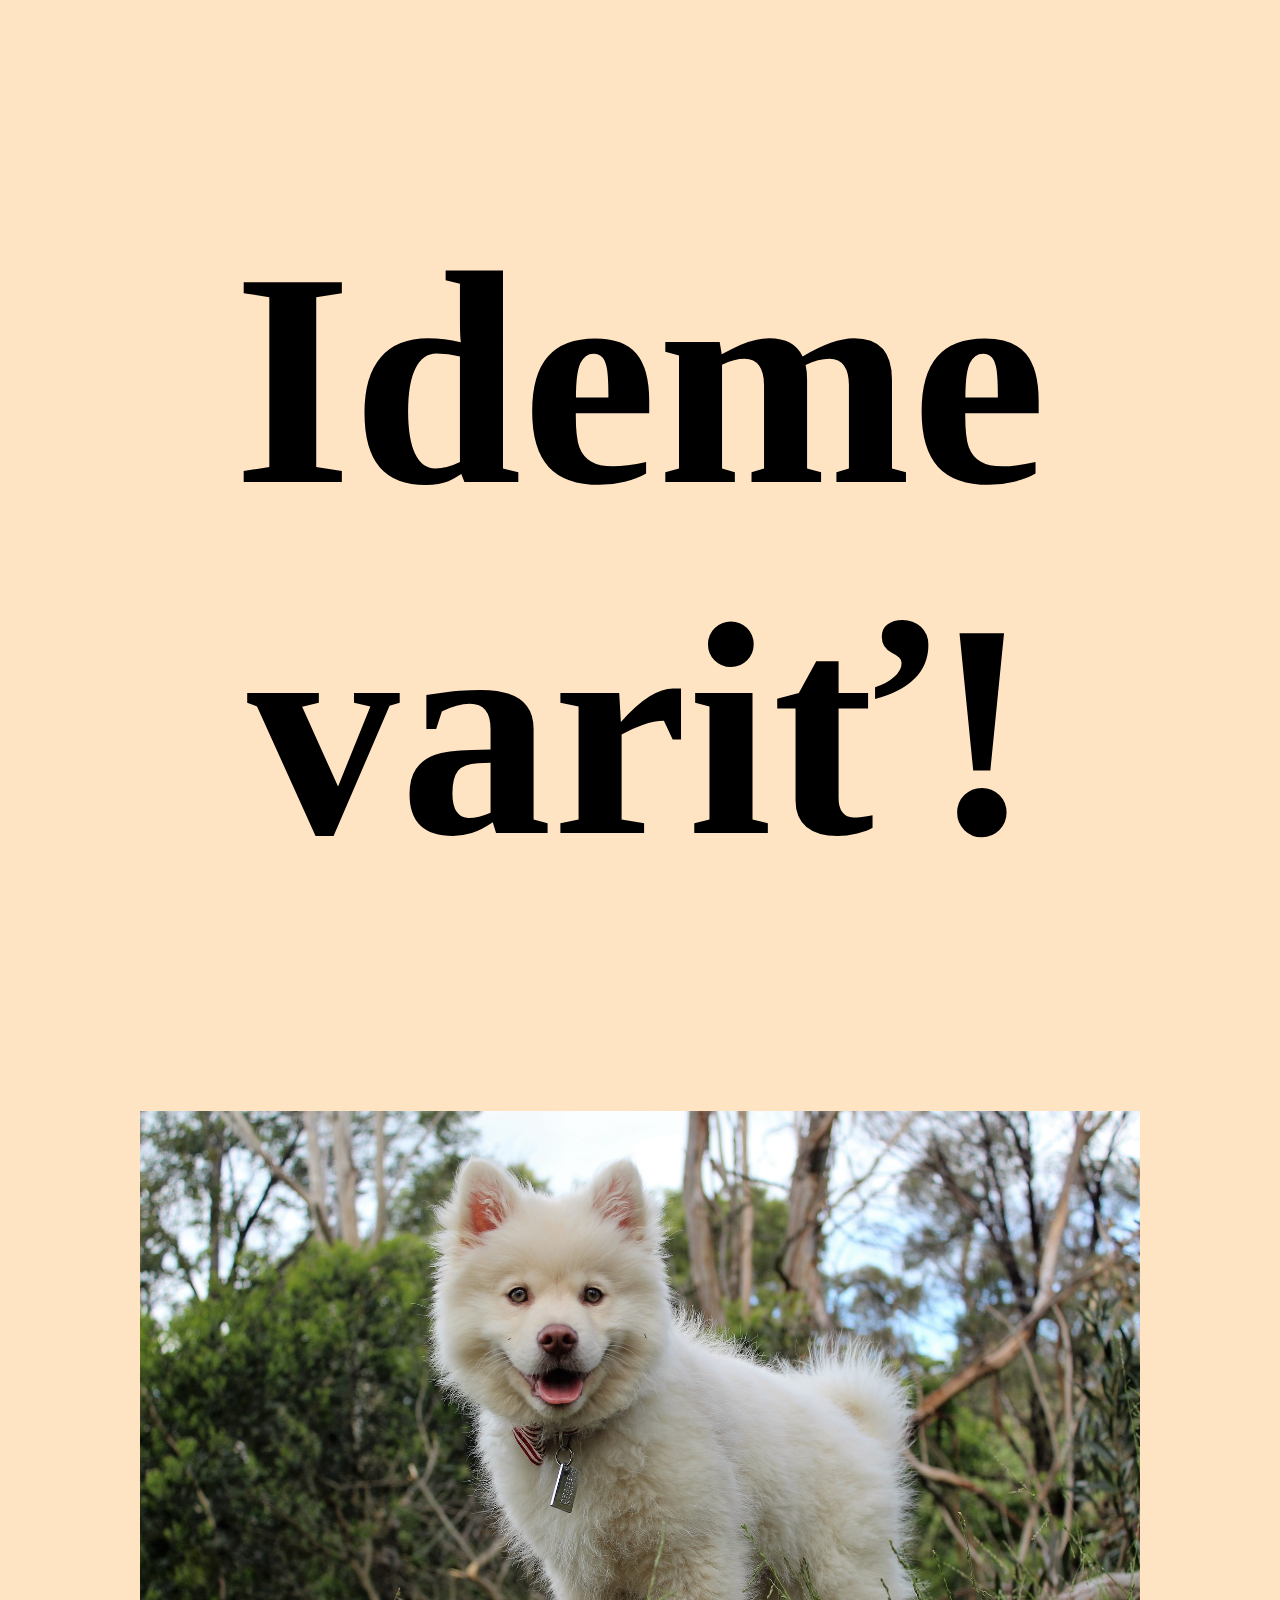
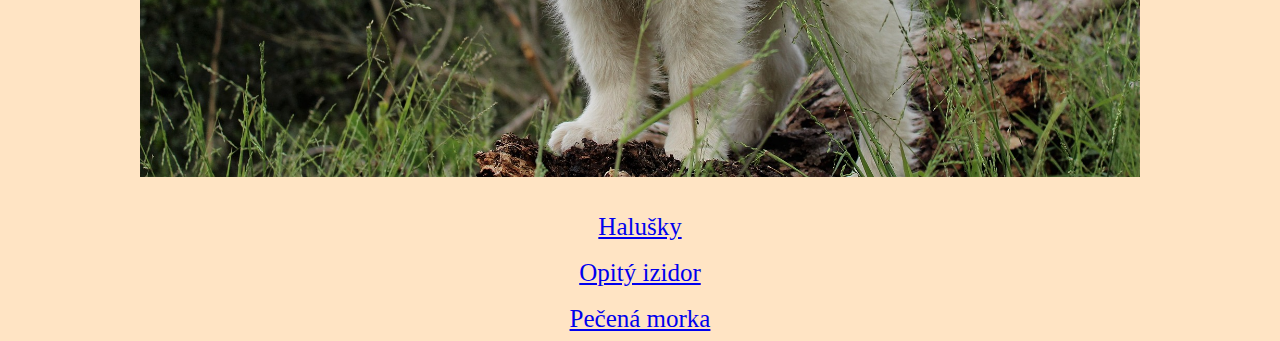
<file: index.html>
<!DOCTYPE html>
<html>

<head>
<meta charset="utf-8">
<title>Recepty</title>
<link rel="stylesheet" href="style.css">
</head>



<body>

<h1>Ideme variť!</h1>
<img src="./img/peso.jpg">
<br><br>


  

<a href="./recipes/halušky.html">Halušky</a> 
<br><br>
<a href="./recipes/izidor.html">Opitý izidor</a>
<br><br>
<a href="./recipes/morka.html">Pečená morka</a>
</body>


</html>
</file>
<file: style.css>
h1 {
    font-weight: bold;
    font-size: 305px;
}

* {
    background-color: bisque;
    text-align: center;
}

p {
    text-align: center;
    padding: 20px;
}

img {
    width: 1000px;
    height: auto;
    display: block;
    margin-left: auto;
    margin-right: auto;
}

ul, li {
    text-align: left;
}

a {
    font-size: 25px;
}
</file>
